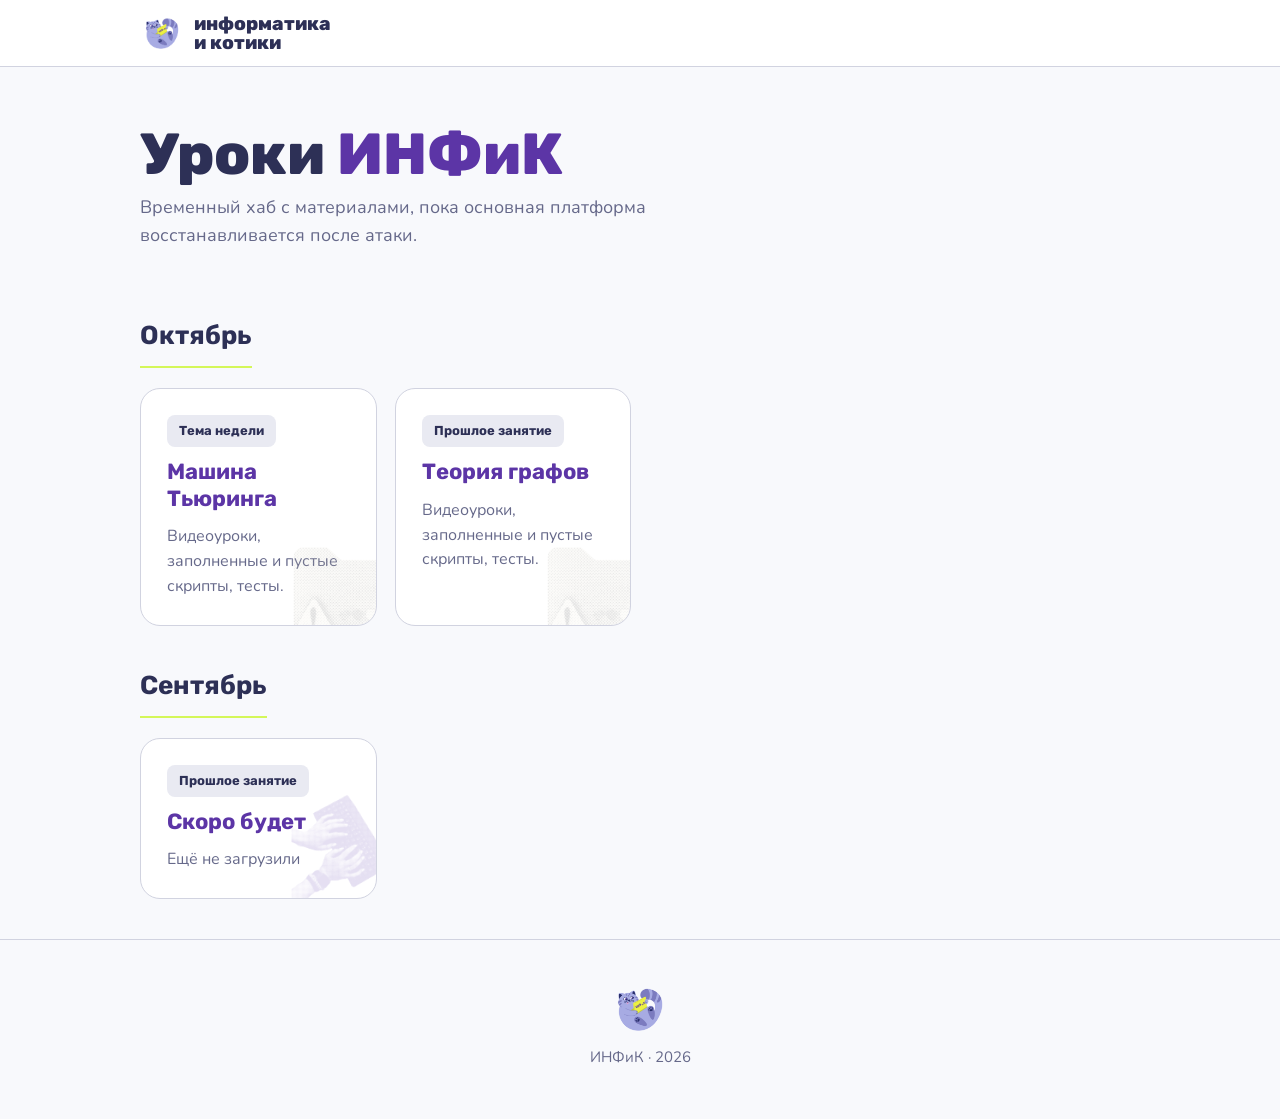
<file: index.html>
<!doctype html>
<html lang="ru">
<head>
  <meta charset="utf-8">
  <meta name="viewport" content="width=device-width, initial-scale=1">
  <title>Уроки — ИНФиК</title>
  <link rel="icon" href="img/маскот.png">
  <link rel="preconnect" href="https://fonts.googleapis.com">
  <link href="https://fonts.googleapis.com/css2?family=Rubik:wght@500;600;700;800&family=Nunito:wght@400;600;700;800&display=swap" rel="stylesheet">
  <link rel="stylesheet" href="style.css">
</head>
<body>
  <header class="top">
    <div class="wrap">
      <a class="brand" href="index.html"><img src="img/маскот.png" alt=""><span>информатика<br>и котики</span></a>
    </div>
  </header>
  <main class="wrap">
    <div class="hero">
      <h1>Уроки <em>ИНФиК</em></h1>
      <p>Временный хаб с материалами, пока основная платформа восстанавливается после атаки.</p>
    </div>
    <h2 class="stream-title">Октябрь</h2>
    <div class="cards">
      <a href="turing_machine.html" class="lesson-card">
        <span class="tag">Тема недели</span>
        <h3>Машина Тьюринга</h3>
        <p>Видеоуроки, заполненные и пустые скрипты, тесты.</p>
        <img class="decor" src="img/папка.png" alt="">
      </a>
      <a href="graph_theory.html" class="lesson-card">
        <span class="tag">Прошлое занятие</span>
        <h3>Теория графов</h3>
        <p>Видеоуроки, заполненные и пустые скрипты, тесты.</p>
        <img class="decor" src="img/папка.png" alt="">
      </a>
    </div>
    <h2 class="stream-title">Сентябрь</h2>
    <div class="cards">
      <a href="#" class="lesson-card">
        <span class="tag">Прошлое занятие</span>
        <h3>Скоро будет</h3>
        <p>Ещё не загрузили</p>
        <img class="decor" src="img/руки и клава.png" alt="">
      </a>
    </div>
  </main>
  <footer><img src="img/маскот.png" alt="">
    <div>ИНФиК · 2026</div>
  </footer>
</body>
</html>
</file>
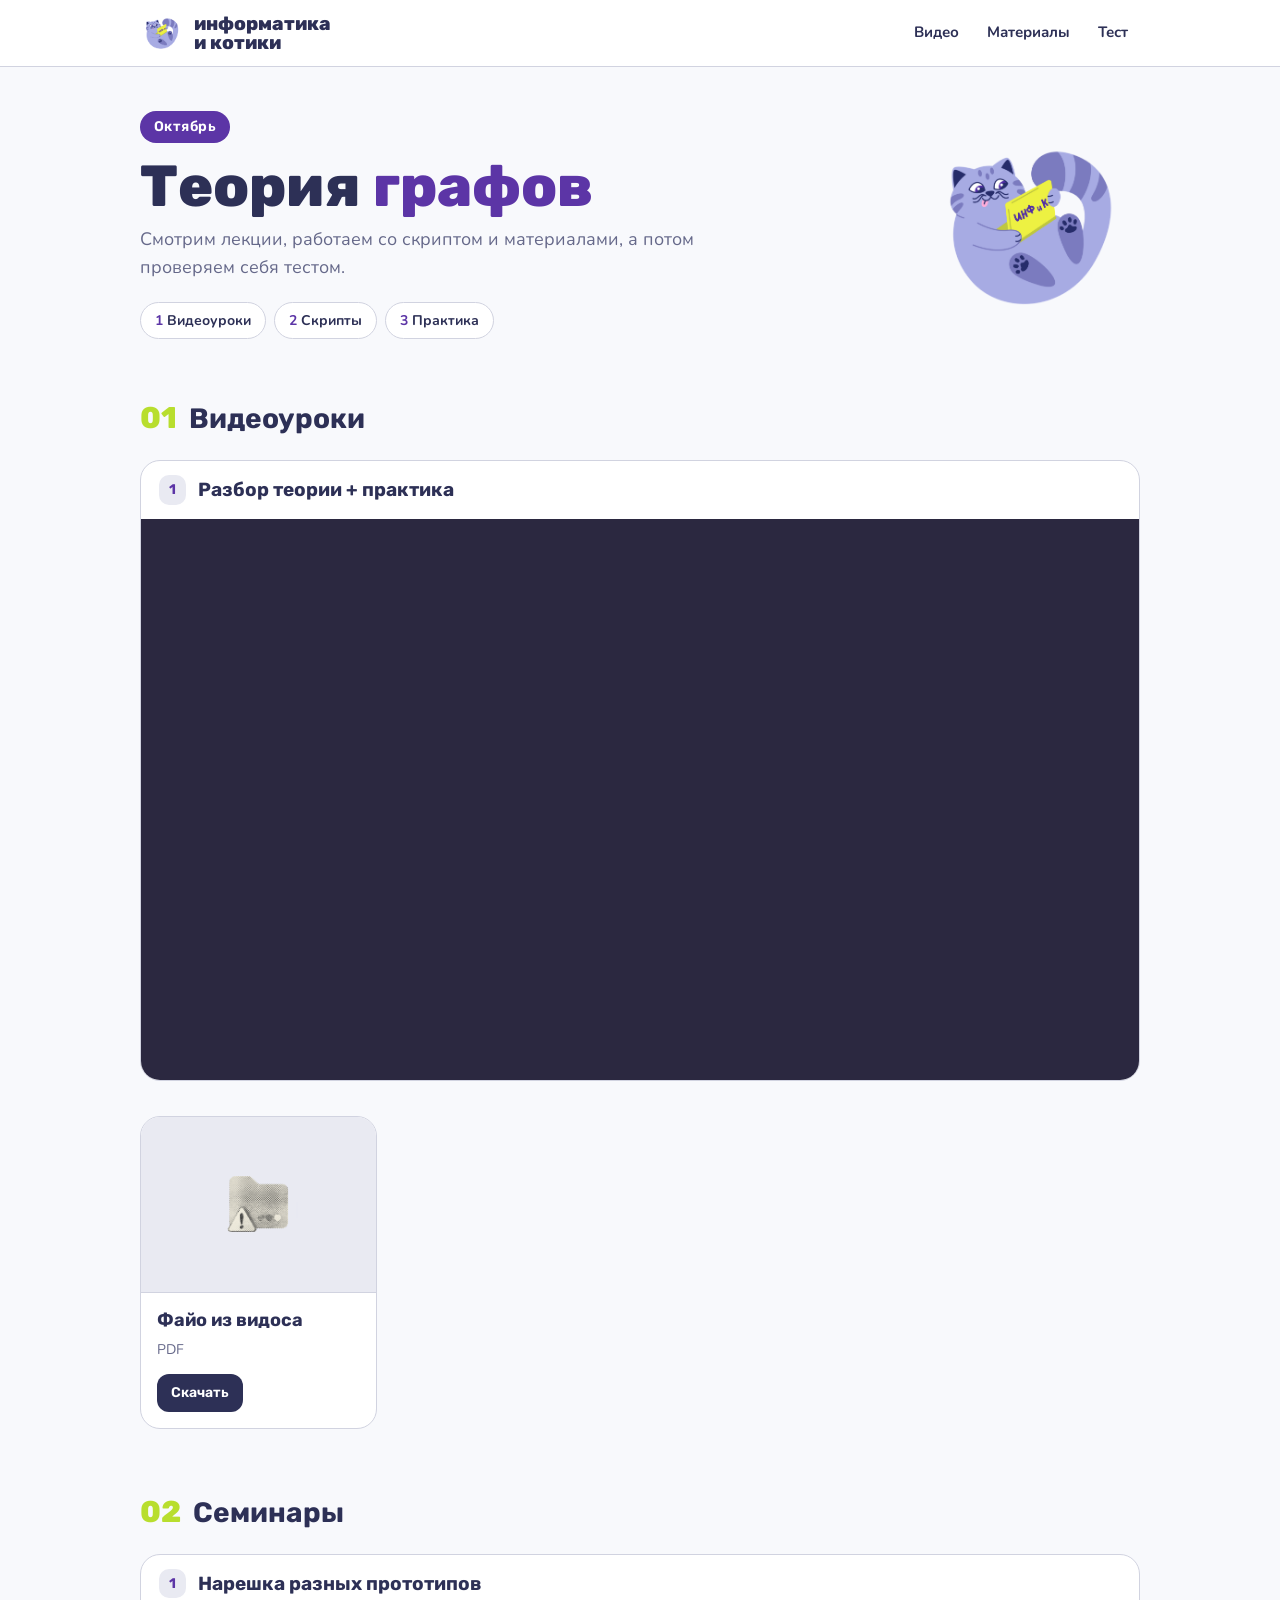
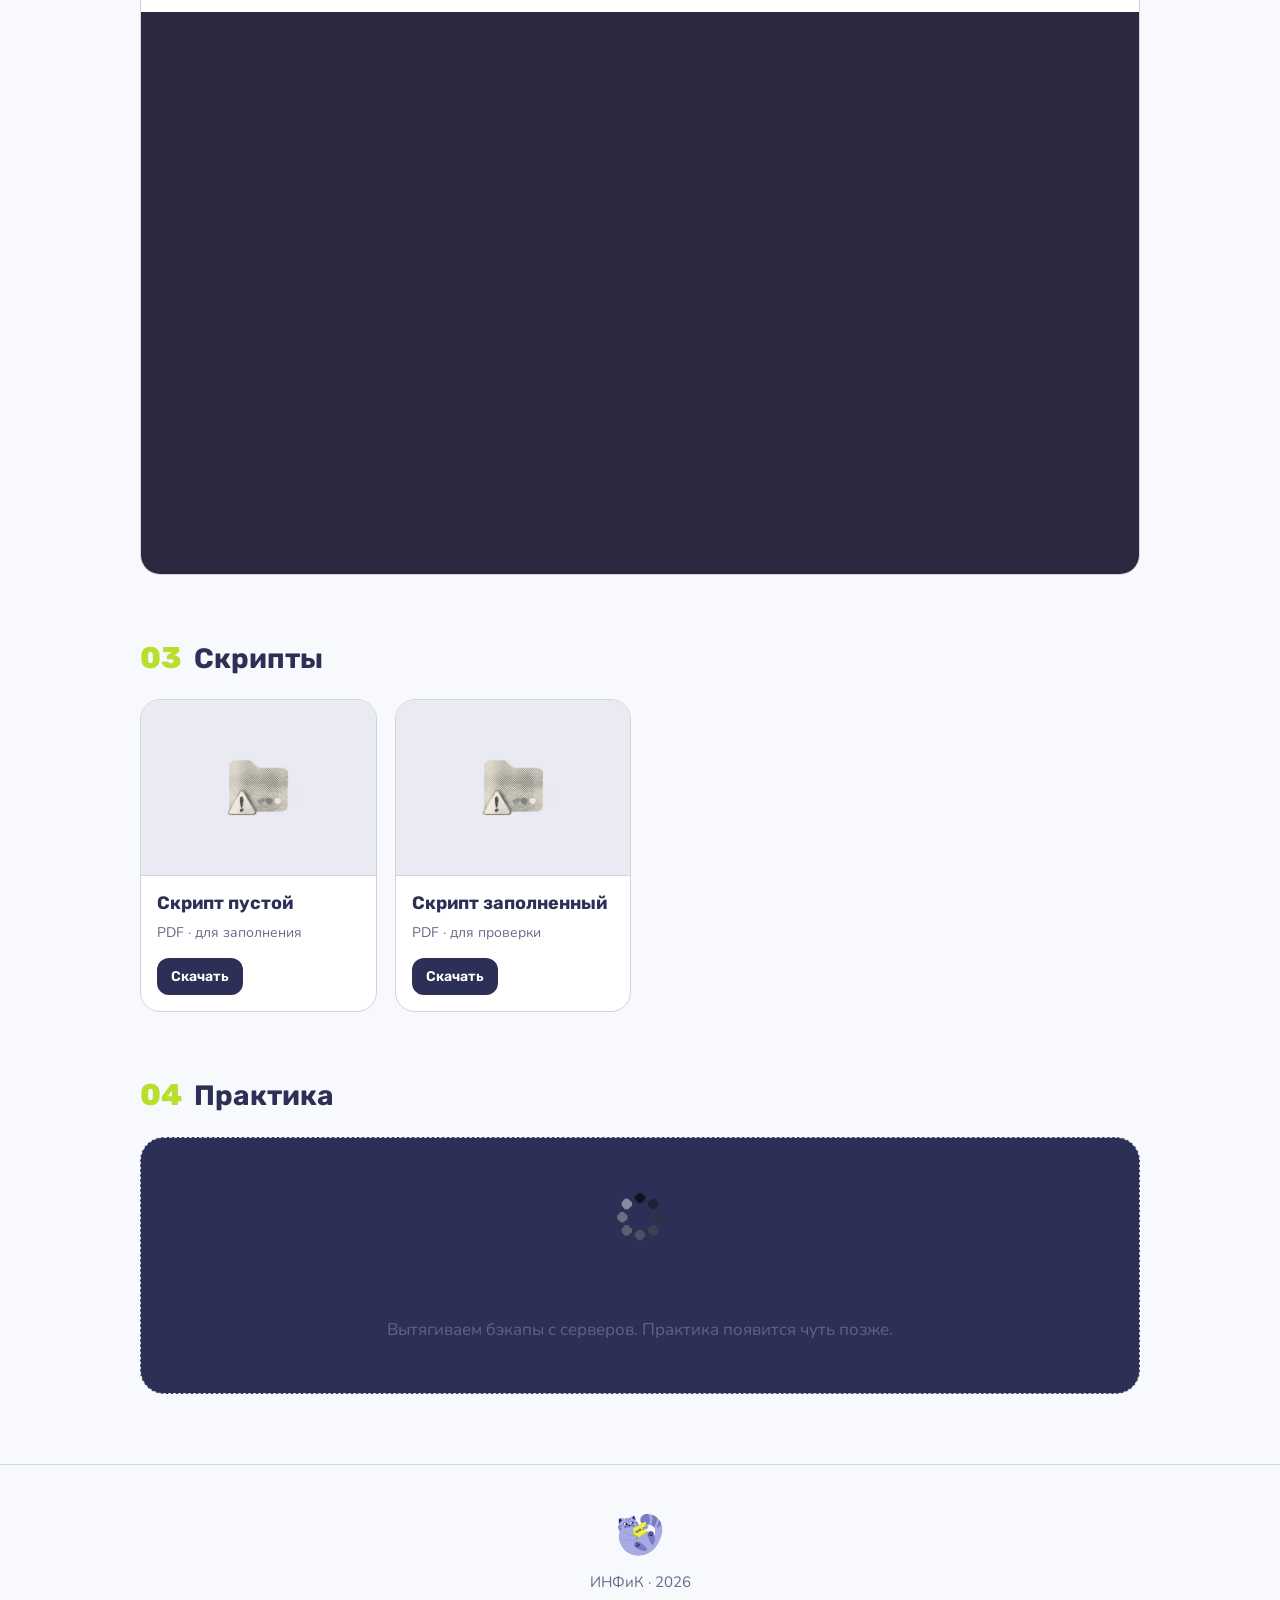
<file: graph_theory.html>
<!doctype html>
<html lang="ru">

<head>
  <meta charset="utf-8">
  <meta name="viewport" content="width=device-width, initial-scale=1">
  <title>Теория графов — ИНФиК</title>
  <link rel="icon" href="img/маскот.png">
  <link rel="preconnect" href="https://fonts.googleapis.com">
  <link
    href="https://fonts.googleapis.com/css2?family=Rubik:wght@500;600;700;800&family=Nunito:wght@400;600;700;800&display=swap"
    rel="stylesheet">
  <link rel="stylesheet" href="style.css">
</head>

<body>
  <header class="top">
    <div class="wrap">
      <a class="brand" href="index.html"><img src="img/маскот.png" alt=""><span>информатика<br>и котики</span></a>
      <nav class="links">
        <a href="#videos">Видео</a>
        <a href="#materials">Материалы</a>
        <a href="#practice">Тест</a>
      </nav>
    </div>
  </header>
  <main>
    <div id="v-home" class="view on">
      <div class="hero">
        <div class="wrap">
          <div>
            <span class="pill">Октябрь</span>
            <h1>Теория <em>графов</em></h1>
            <p>Смотрим лекции, работаем со скриптом и материалами, а потом проверяем себя тестом.</p>
            <div class="steps">
              <a href="#videos"><b>1</b>Видеоуроки</a>
              <a href="#materials"><b>2</b>Скрипты</a>
              <a href="#practice"><b>3</b>Практика</a>
            </div>
          </div>
          <img src="img/маскот.png" alt="">
        </div>
      </div>
      <section class="block" id="videos">
        <div class="wrap">
          <div class="sec-h"><span class="n">01</span>
            <h2>Видеоуроки</h2>
          </div>
          <div class="videos">
            <div class="video">
              <div class="vh"><span class="tag">1</span>
                <h3>Разбор теории + практика</h3>
              </div>
              <div class="ratio">
                <div style="position: relative; padding-top: 56.25%; width: 100%"><iframe
                    src="https://kinescope.io/embed/7Jw9DS2BgNQ76LgJom9Awu"
                    allow="autoplay; fullscreen; picture-in-picture; encrypted-media; gyroscope; accelerometer; clipboard-write; screen-wake-lock;"
                    frameborder="0" allowfullscreen
                    style="position: absolute; width: 100%; height: 100%; top: 0; left: 0;"></iframe></div>
              </div>
            </div>
          </div>

          <div class="cards" style="margin-top: 35px;">
            <a class="dl" href="materials/1/ТЕОРИЯ ГРАФОВ .pdf" download>
              <div class="th"><img src="img/папка (1).png" alt=""></div>
              <div class="bd">
                <h3>Файо из видоса</h3><span class="meta">PDF </span><span class="go">Скачать</span>
              </div>
            </a>

          </div>

        </div>



      </section>
      <section class="block" id="videos">
        <div class="wrap">
          <div class="sec-h"><span class="n">02</span>
            <h2>Семинары</h2>
          </div>
          <div class="videos">
            <div class="video">
              <div class="vh"><span class="tag">1</span>
                <h3>Нарешка разных прототипов</h3>
              </div>
              <div class="ratio">
                <div style="position: relative; padding-top: 56.25%; width: 100%"><iframe
                    src="https://kinescope.io/embed/0cELv6dWr2D1Jw5qXvpevW"
                    allow="autoplay; fullscreen; picture-in-picture; encrypted-media; gyroscope; accelerometer; clipboard-write; screen-wake-lock;"
                    frameborder="0" allowfullscreen
                    style="position: absolute; width: 100%; height: 100%; top: 0; left: 0;"></iframe></div>
              </div>
            </div>
          </div>
        </div>
      </section>
      <section class="block" id="materials">
        <div class="wrap">
          <div class="sec-h"><span class="n">03</span>
            <h2>Скрипты</h2>
          </div>
          <div class="cards">
            <a class="dl" href="materials/1/skript-pustoj.pdf" download>
              <div class="th"><img src="img/папка (1).png" alt=""></div>
              <div class="bd">
                <h3>Скрипт пустой</h3><span class="meta">PDF · для заполнения</span><span class="go">Скачать</span>
              </div>
            </a>
            <a class="dl" href="materials/1/skript-zapolnennyj.pdf" download>
              <div class="th"><img src="img/папка (1).png" alt=""></div>
              <div class="bd">
                <h3>Скрипт заполненный</h3><span class="meta">PDF · для проверки</span><span class="go">Скачать</span>
              </div>
            </a>
          </div>
        </div>
      </section>
      <section class="block" id="practice">
        <div class="wrap">
          <div class="sec-h"><span class="n">04</span>
            <h2>Практика</h2>
          </div>
          <div class="big p unavailable">
            <img class="loader-spin" src="img/загрузка.png" alt="">
            <h3>Задания в пути</h3>
            <p>Вытягиваем бэкапы с серверов. Практика появится чуть позже.</p>
          </div>
        </div>
      </section>
    </div>
  </main>
  <footer><img src="img/маскот.png" alt="">
    <div>ИНФиК · 2026</div>
  </footer>
</body>

</html>
</file>
<file: style.css>
#materials { cursor: pointer; }
.dl { cursor: url('img/палец.png'), pointer; }
:root { --lime: #d4f759; --lime-d: #b8de2e; --navy: #2d3056; --purple: #5c35a6; --cream: #f8f9fc; --beige: #e9eaf2; --line: #d1d3e0; --ink: #2d3056; --soft: #66698a; --ok: #3f9d5a; --ok-bg: #e8f5ec; --bad: #d2493f; --bad-bg: #fcebea; }
* { box-sizing: border-box; }
html { scroll-behavior: smooth; }
body { margin: 0; font-family: 'Nunito', system-ui, sans-serif; color: var(--ink); background: var(--cream); font-size: 17px; line-height: 1.55; }
h1, h2, h3, .btn, .brand { font-family: 'Rubik', system-ui, sans-serif; }
a { color: var(--purple); cursor: url('img/палец.png'), auto; }
.wrap { max-width: 1040px; margin: 0 auto; padding: 0 20px; }
header.top { background: #fff; border-bottom: 1px solid var(--line); position: sticky; top: 0; z-index: 20; }
header.top .wrap { display: flex; align-items: center; gap: 14px; height: 66px; }
.brand { display: flex; align-items: center; gap: 10px; font-weight: 800; font-size: 19px; line-height: 1; color: var(--navy); text-decoration: none; text-transform: lowercase; }
.brand img { height: 42px; border-radius: 8px; }
.brand span { display: block; }
nav.links { margin-left: auto; display: flex; gap: 4px; }
nav.links a { text-decoration: none; color: var(--navy); font-weight: 700; font-size: 15px; padding: 8px 12px; border-radius: 10px; }
nav.links a:hover { background: var(--beige); }
.sub-btn { background: var(--lime); color: var(--navy) !important; border-radius: 999px; padding: 9px 16px !important; font-family: 'Rubik'; font-weight: 600; }
.sub-btn:hover { background: var(--lime-d) !important; }
.hero { padding: 44px 0 26px; }
.hero .wrap { display: grid; grid-template-columns: 1fr auto; gap: 24px; align-items: center; }
.pill { display: inline-block; background: var(--purple); color: #fff; font-family: 'Rubik'; font-weight: 600; font-size: 14px; padding: 5px 14px; border-radius: 999px; letter-spacing: .03em; }
.hero h1 { font-size: clamp(34px, 6vw, 58px); line-height: 1.02; margin: 14px 0 10px; color: var(--navy); font-weight: 800; }
.hero h1 em { font-style: normal; color: var(--purple); }
.hero p { margin: 0; color: var(--soft); max-width: 560px; font-size: 18px; }
.hero img { width: 220px; border-radius: 20px; }
.steps { display: flex; flex-wrap: wrap; gap: 8px; margin-top: 20px; }
.steps a { background: #fff; border: 1px solid var(--line); border-radius: 999px; padding: 7px 14px; font-weight: 700; font-size: 14px; text-decoration: none; color: var(--navy); }
.steps a b { color: var(--purple); margin-right: 4px; }
section.block { padding: 30px 0; scroll-margin-top: 60px; }
.sec-h { display: flex; align-items: baseline; gap: 12px; margin-bottom: 18px; }
.sec-h .n { font-family: 'Rubik'; font-weight: 800; color: var(--lime-d); font-size: 30px; }
.sec-h h2 { margin: 0; font-size: 28px; color: var(--navy); }
.sec-h p { margin: 0 0 0 auto; color: var(--soft); font-size: 15px; }
.videos { display: grid; gap: 22px; }
.video { background: #fff; border: 1px solid var(--line); border-radius: 20px; overflow: hidden; }
.video .vh { display: flex; align-items: center; gap: 12px; padding: 14px 18px; }
.video .vh .tag { background: var(--beige); color: var(--purple); font-family: 'Rubik'; font-weight: 700; border-radius: 10px; padding: 4px 10px; font-size: 14px; }
.video .vh h3 { margin: 0; font-size: 19px; }
.ratio { position: relative; aspect-ratio: 16/9; background: #2b2840; }
.ratio iframe { position: absolute; inset: 0; width: 100%; height: 100%; border: 0; }
.cards { display: grid; grid-template-columns: repeat(auto-fill, minmax(230px, 1fr)); gap: 18px; }
.dl { background: #fff; border: 1px solid var(--line); border-radius: 20px; overflow: hidden; display: flex; flex-direction: column; text-decoration: none; color: inherit; transition: transform .15s, box-shadow .15s; }
.dl:hover { transform: translateY(-3px); box-shadow: 0 10px 24px rgba(45, 48, 86, .12); }
.dl .th { aspect-ratio: 4/3; background: var(--beige); overflow: hidden; border-bottom: 1px solid var(--line); display: flex; align-items: center; justify-content: center; }
.dl .th img { width: 80px; height: 80px; object-fit: contain; }
.dl .bd { padding: 14px 16px 16px; display: flex; flex-direction: column; gap: 4px; flex: 1; }
.dl h3 { margin: 0; font-size: 18px; }
.dl .meta { color: var(--soft); font-size: 14px; }
.dl .go { margin-top: 10px; align-self: flex-start; background: var(--navy); color: #fff; font-family: 'Rubik'; font-weight: 600; font-size: 14px; padding: 8px 14px; border-radius: 12px; }
.big-actions { display: grid; grid-template-columns: 1fr 1fr; gap: 18px; }
.big { border-radius: 24px; padding: 26px; color: #fff; display: flex; flex-direction: column; gap: 8px; position: relative; overflow: hidden; }
.big.t { background: var(--purple); }
.big.p { background: var(--navy); }
.big h3 { margin: 0; font-size: 26px; }
.big p { margin: 0; opacity: .9; }
.big img.decor { position: absolute; right: -20px; bottom: -20px; width: 120px; opacity: 0.3; pointer-events: none; }
.btn { display: inline-flex; align-items: center; gap: 8px; border: 0; cursor: pointer; font-weight: 600; font-size: 17px; border-radius: 14px; padding: 13px 22px; text-decoration: none; transition: filter .15s, transform .1s; }
.btn:active { transform: translateY(1px); }
.btn.w { background: #fff; color: var(--navy); align-self: flex-start; margin-top: 10px; }
.btn.o { background: var(--lime); color: var(--navy); }
.btn.n { background: var(--purple); color: #fff; }
.btn.g { background: #fff; color: var(--navy); border: 1.5px solid var(--line); }
.btn:hover { filter: brightness(1.05); }
.btn[disabled] { opacity: .45; cursor: not-allowed; }
.view { display: none; }
.view.on { display: block; }
.panel { background: #fff; border: 1px solid var(--line); border-radius: 24px; padding: 26px; }
.qtop { display: flex; align-items: center; gap: 14px; margin-bottom: 18px; flex-wrap: wrap; }
.back { background: none; border: 0; color: var(--soft); font-weight: 700; cursor: pointer; font-size: 15px; padding: 0; }
.prog { flex: 1; min-width: 160px; height: 10px; background: var(--beige); border-radius: 99px; overflow: hidden; }
.prog i { display: block; height: 100%; background: var(--lime); border-radius: 99px; transition: width .3s; }
.score-mini { font-family: 'Rubik'; font-weight: 700; color: var(--navy); font-size: 15px; }
.qnum { display: flex; align-items: center; gap: 10px; margin-bottom: 10px; }
.qnum b { background: var(--purple); color: #fff; font-family: 'Rubik'; width: 36px; height: 36px; border-radius: 50%; display: flex; align-items: center; justify-content: center; font-size: 16px; }
.qnum span { font-size: 13px; text-transform: uppercase; letter-spacing: .1em; color: var(--soft); font-weight: 800; }
.q { font-weight: 700; margin: 0 0 14px; }
input.txt { height: 52px; border: 2px solid var(--line); border-radius: 12px; padding: 0 16px; font-size: 19px; font-family: 'Rubik'; font-weight: 600; color: var(--navy); width: min(320px, 100%); background: var(--cream); outline: none; }
input.txt:focus { border-color: var(--purple); background: #fff; }
.answer { margin-top: 20px; padding-top: 18px; border-top: 1px dashed var(--line); display: flex; flex-wrap: wrap; align-items: flex-end; gap: 16px; }
.fb { margin-top: 18px; border-radius: 16px; padding: 16px 18px; display: none; position: relative; }
.fb.on { display: block; }
.fb.ok { background: var(--ok-bg); border: 1px solid #bfe3c9; }
.fb.bad { background: var(--bad-bg); border: 1px solid #f2c4c0; }
.fb .verdict { font-family: 'Rubik'; font-weight: 700; font-size: 20px; display: flex; align-items: center; gap: 8px; }
.fb.ok .verdict { color: var(--ok); }
.fb.bad .verdict { color: var(--bad); }
.fb .right { margin: 6px 0 10px; font-weight: 700; }
.fb.bad::after { content: ''; position: absolute; top: 16px; right: 16px; width: 24px; height: 24px; background: url('img/крестик.png') center/contain no-repeat; }
.nav-row { display: flex; justify-content: space-between; align-items: center; margin-top: 22px; gap: 12px; flex-wrap: wrap; }
.result { text-align: center; padding: 10px 0; }
.result img { width: 140px; border-radius: 16px; }
.result .big-score { font-family: 'Rubik'; font-weight: 800; font-size: 72px; color: var(--purple); line-height: 1; margin: 10px 0 4px; }
.task-card { background: #fff; border: 1px solid var(--line); border-radius: 24px; padding: 26px; margin-bottom: 18px; }
.task-actions { display: flex; flex-wrap: wrap; gap: 12px; margin-top: 18px; }
.task-ans { display: none; margin-top: 16px; background: var(--cream); border: 1px solid var(--line); border-radius: 16px; padding: 16px 18px; }
.task-ans.on { display: block; }
.task-ans h4 { margin: 0 0 8px; font-family: 'Rubik'; color: var(--purple); }
footer { padding: 40px 0 50px; text-align: center; color: var(--soft); font-size: 15px; border-top: 1px solid var(--line); margin-top: 40px; }
footer img { width: 60px; display: block; margin: 0 auto 8px; border-radius: 12px; }
.unavailable { align-items: center; text-align: center; padding: 50px 20px; background: var(--beige); color: var(--soft); border: 1px dashed var(--line); }
.unavailable h3 { color: var(--navy); margin-top: 16px; }
.loader-spin { width: 60px; animation: spin 1s steps(8) infinite; opacity: 0.6; }
@keyframes spin { 100% { transform: rotate(360deg); } }
.stream-title { font-family: 'Rubik'; color: var(--navy); font-size: 26px; margin: 40px 0 20px; border-bottom: 2px solid var(--lime); padding-bottom: 10px; display: inline-block; }
.lesson-card { cursor: pointer; background: #fff; border: 1px solid var(--line); border-radius: 20px; padding: 26px; text-decoration: none; color: inherit; display: flex; flex-direction: column; gap: 12px; transition: transform .15s, box-shadow .15s; position: relative; overflow: hidden; }
.lesson-card:hover { transform: translateY(-4px); box-shadow: 0 12px 24px rgba(45, 48, 86, .08); }
.lesson-card h3 { margin: 0; font-size: 22px; color: var(--purple); line-height: 1.2; }
.lesson-card p { margin: 0; color: var(--soft); font-size: 16px; }
.lesson-card .tag { background: var(--beige); color: var(--navy); font-family: 'Rubik'; font-weight: 700; border-radius: 8px; padding: 6px 12px; font-size: 13px; align-self: flex-start; }
.lesson-card img.decor { position: absolute; right: -15px; bottom: -15px; width: 100px; opacity: 0.15; pointer-events: none; }

@media (max-width: 768px) {
  header.top .wrap { height: auto; padding: 12px 20px; flex-wrap: wrap; justify-content: center; }
  nav.links { width: 100%; justify-content: center; margin-top: 10px; }
  .hero .wrap { grid-template-columns: 1fr; text-align: center; gap: 16px; }
  .hero img { margin: 0 auto; width: 160px; }
  .hero h1 { font-size: 32px; }
  .steps { justify-content: center; }
  .cards, .big-actions { grid-template-columns: 1fr; }
  .sec-h { flex-direction: column; align-items: flex-start; gap: 4px; }
  .lesson-card, .task-card, .panel, .big { padding: 18px; }
  .nav-row { flex-direction: column; width: 100%; }
  .nav-row button { width: 100%; }
  input.txt { width: 100%; }
}
</file>
